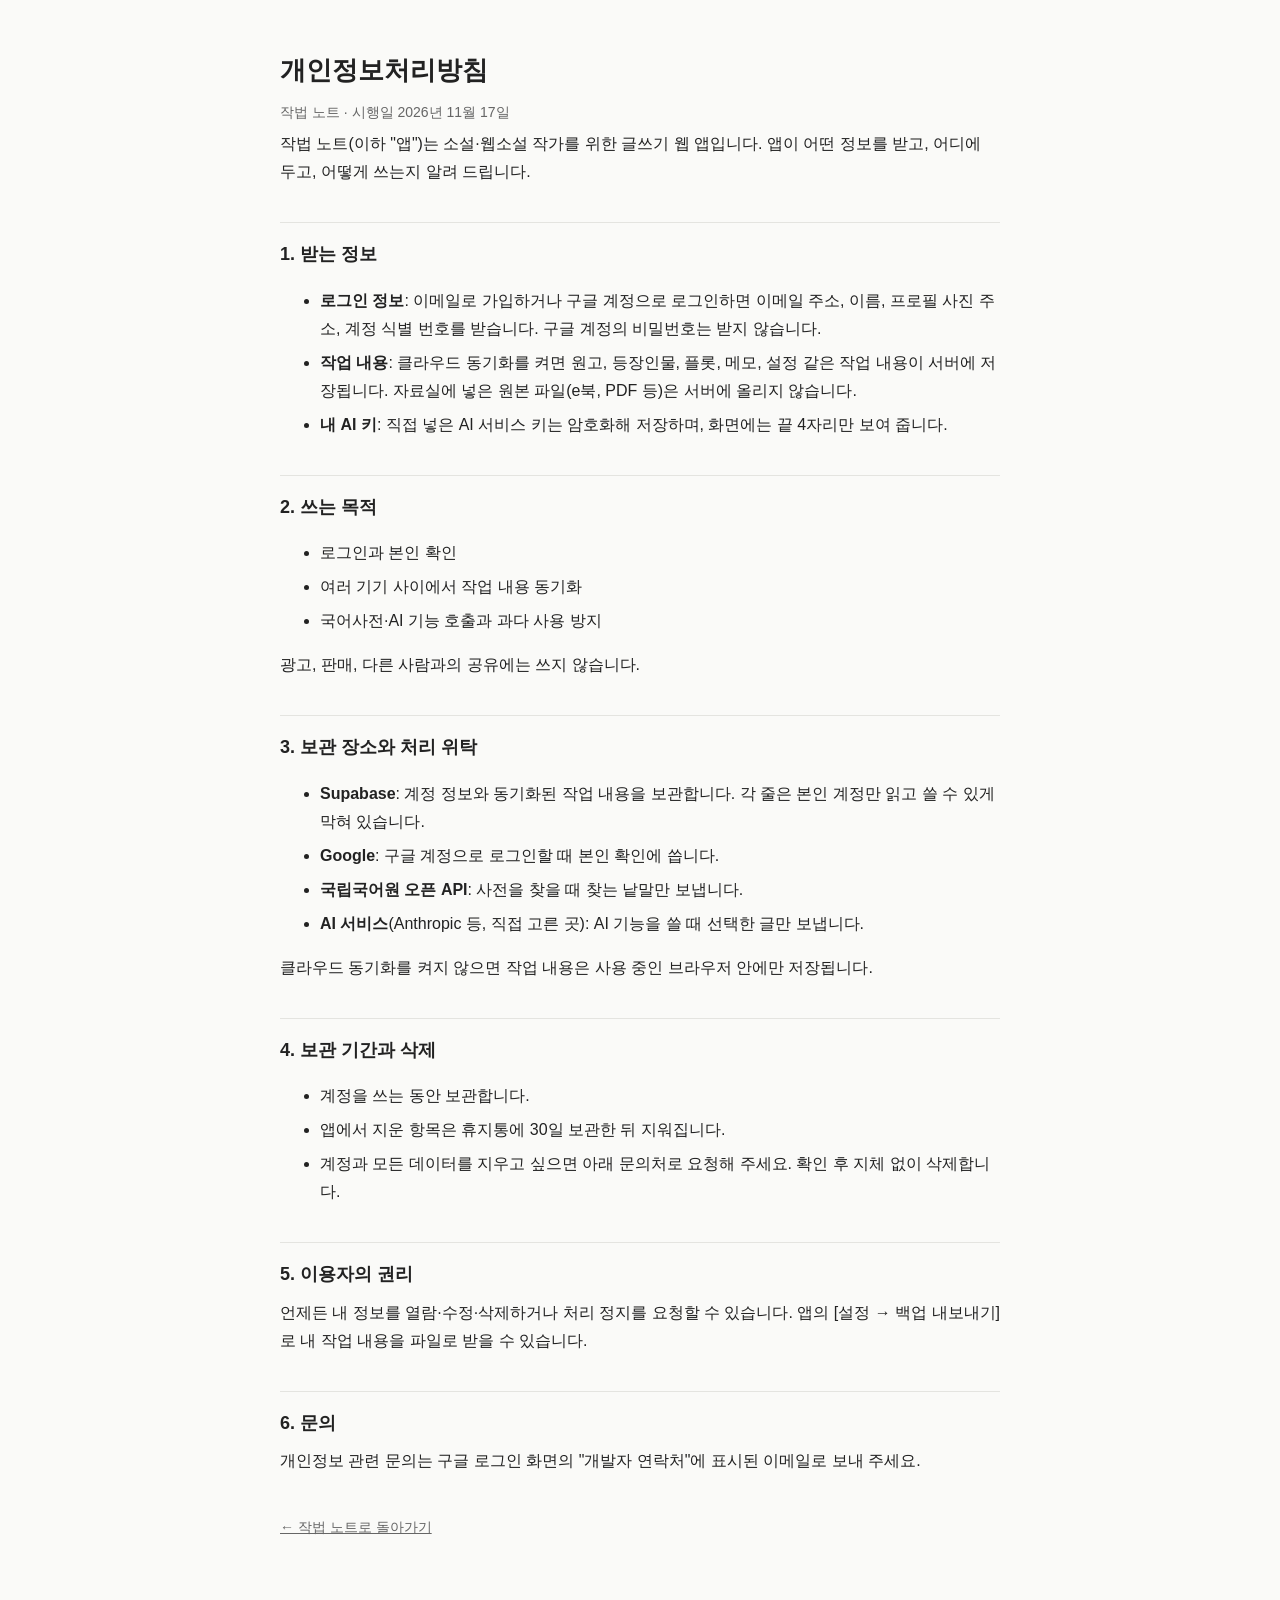
<file: privacy.html>
<!doctype html>
<html lang="ko">
<head>
<meta charset="utf-8" />
<meta name="viewport" content="width=device-width, initial-scale=1" />
<title>개인정보처리방침 · 작법 노트</title>
<style>
  :root { --bg: #fafaf8; --fg: #222; --muted: #666; --line: #e4e4e0; }
  @media (prefers-color-scheme: dark) { :root { --bg: #1b1b1d; --fg: #e8e8e6; --muted: #a0a0a0; --line: #333; } }
  body { margin: 0; background: var(--bg); color: var(--fg); font: 16px/1.75 Pretendard, -apple-system, "Apple SD Gothic Neo", "Malgun Gothic", sans-serif; }
  main { max-width: 720px; margin: 0 auto; padding: 48px 16px 80px; }
  h1 { font-size: 26px; margin: 0 0 4px; }
  h2 { font-size: 18px; margin: 36px 0 8px; padding-top: 16px; border-top: 1px solid var(--line); }
  p, li { margin: 6px 0; }
  .muted { color: var(--muted); font-size: 14px; }
  a { color: inherit; }
</style>
</head>
<body>
<main>
  <h1>개인정보처리방침</h1>
  <p class="muted">작법 노트 · 시행일 2026년 11월 17일</p>

  <p>작법 노트(이하 "앱")는 소설·웹소설 작가를 위한 글쓰기 웹 앱입니다. 앱이 어떤 정보를 받고, 어디에 두고, 어떻게 쓰는지 알려 드립니다.</p>

  <h2>1. 받는 정보</h2>
  <ul>
    <li><b>로그인 정보</b>: 이메일로 가입하거나 구글 계정으로 로그인하면 이메일 주소, 이름, 프로필 사진 주소, 계정 식별 번호를 받습니다. 구글 계정의 비밀번호는 받지 않습니다.</li>
    <li><b>작업 내용</b>: 클라우드 동기화를 켜면 원고, 등장인물, 플롯, 메모, 설정 같은 작업 내용이 서버에 저장됩니다. 자료실에 넣은 원본 파일(e북, PDF 등)은 서버에 올리지 않습니다.</li>
    <li><b>내 AI 키</b>: 직접 넣은 AI 서비스 키는 암호화해 저장하며, 화면에는 끝 4자리만 보여 줍니다.</li>
  </ul>

  <h2>2. 쓰는 목적</h2>
  <ul>
    <li>로그인과 본인 확인</li>
    <li>여러 기기 사이에서 작업 내용 동기화</li>
    <li>국어사전·AI 기능 호출과 과다 사용 방지</li>
  </ul>
  <p>광고, 판매, 다른 사람과의 공유에는 쓰지 않습니다.</p>

  <h2>3. 보관 장소와 처리 위탁</h2>
  <ul>
    <li><b>Supabase</b>: 계정 정보와 동기화된 작업 내용을 보관합니다. 각 줄은 본인 계정만 읽고 쓸 수 있게 막혀 있습니다.</li>
    <li><b>Google</b>: 구글 계정으로 로그인할 때 본인 확인에 씁니다.</li>
    <li><b>국립국어원 오픈 API</b>: 사전을 찾을 때 찾는 낱말만 보냅니다.</li>
    <li><b>AI 서비스</b>(Anthropic 등, 직접 고른 곳): AI 기능을 쓸 때 선택한 글만 보냅니다.</li>
  </ul>
  <p>클라우드 동기화를 켜지 않으면 작업 내용은 사용 중인 브라우저 안에만 저장됩니다.</p>

  <h2>4. 보관 기간과 삭제</h2>
  <ul>
    <li>계정을 쓰는 동안 보관합니다.</li>
    <li>앱에서 지운 항목은 휴지통에 30일 보관한 뒤 지워집니다.</li>
    <li>계정과 모든 데이터를 지우고 싶으면 아래 문의처로 요청해 주세요. 확인 후 지체 없이 삭제합니다.</li>
  </ul>

  <h2>5. 이용자의 권리</h2>
  <p>언제든 내 정보를 열람·수정·삭제하거나 처리 정지를 요청할 수 있습니다. 앱의 [설정 → 백업 내보내기]로 내 작업 내용을 파일로 받을 수 있습니다.</p>

  <h2>6. 문의</h2>
  <p>개인정보 관련 문의는 구글 로그인 화면의 "개발자 연락처"에 표시된 이메일로 보내 주세요.</p>

  <p class="muted" style="margin-top:40px"><a href="./">← 작법 노트로 돌아가기</a></p>
</main>
</body>
</html>
</file>
